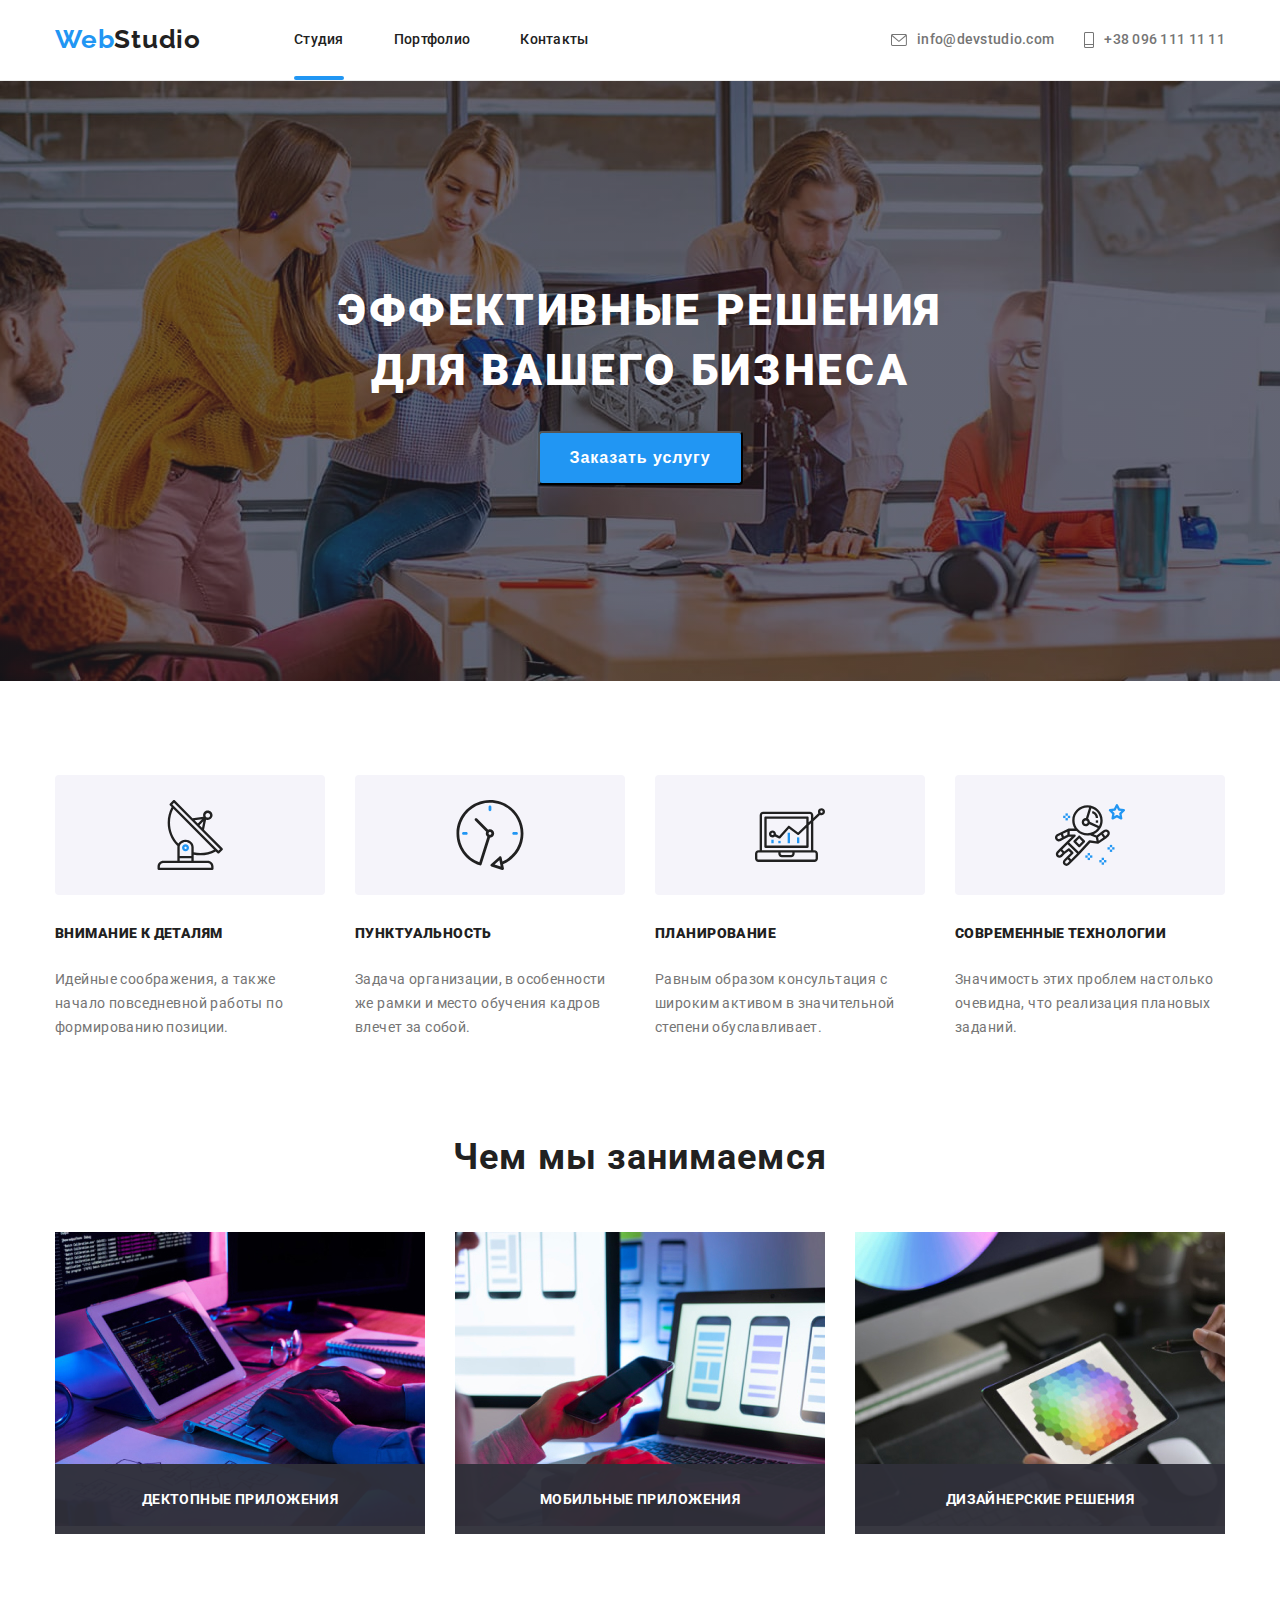
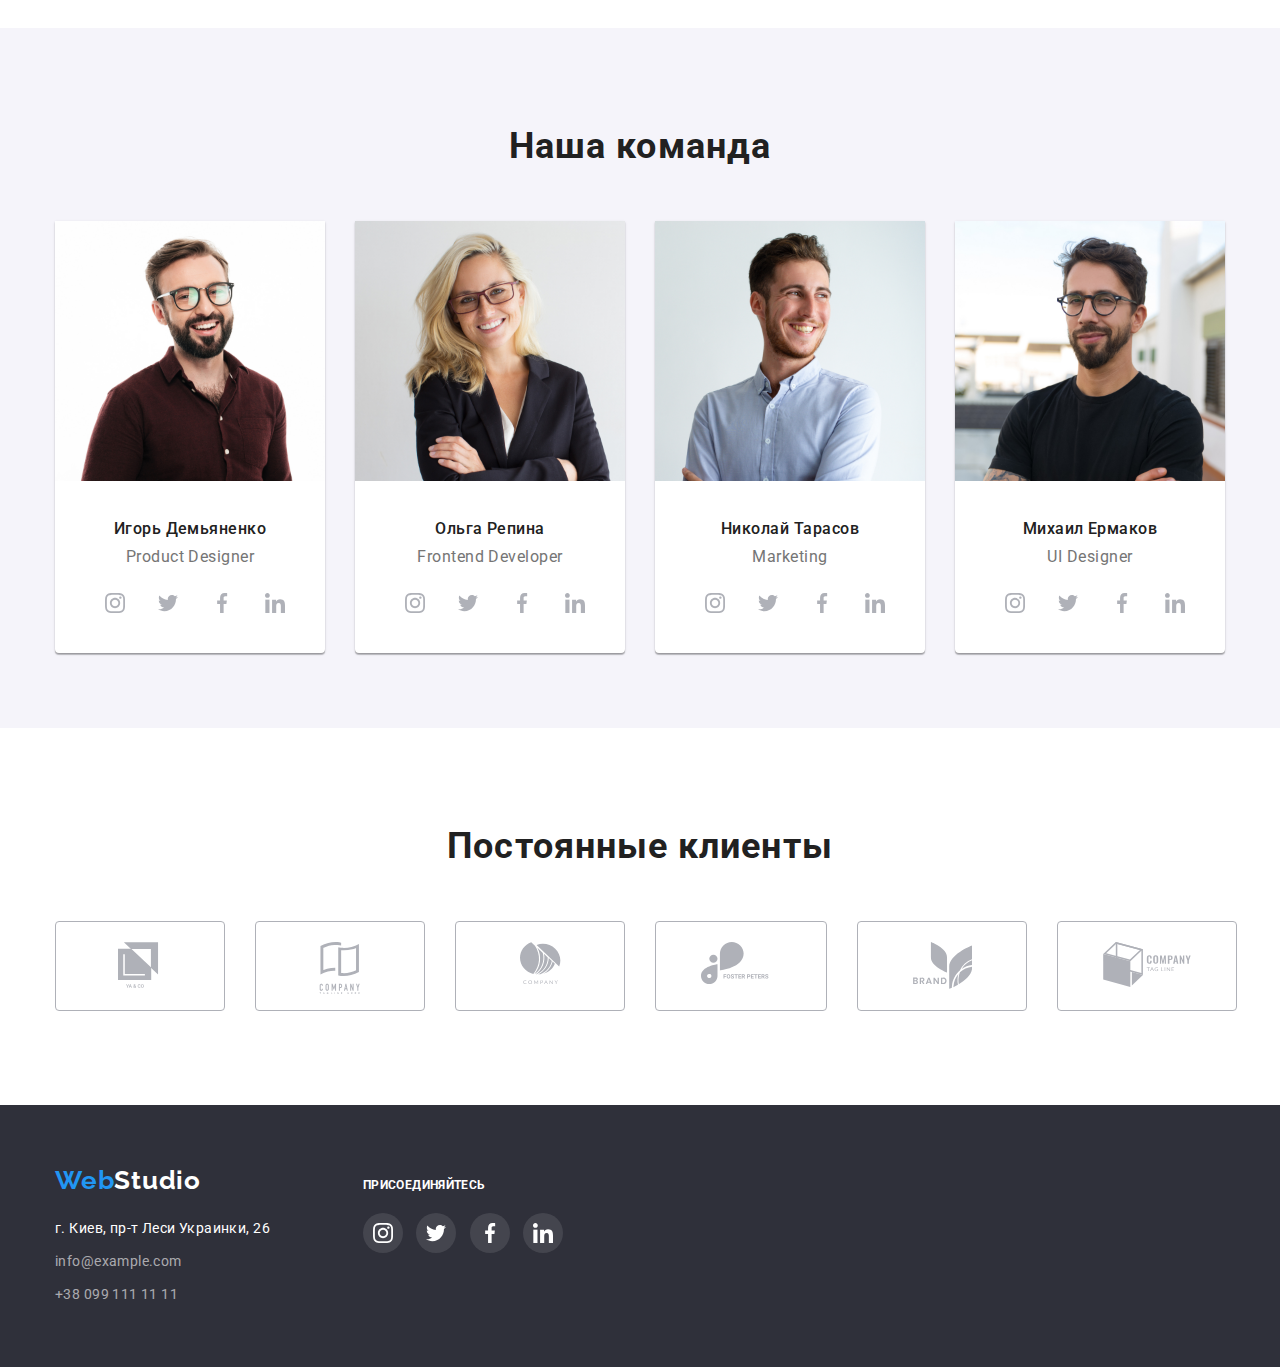
<file: index.html>
<!DOCTYPE html>
<html lang="ru">
<head>
    <meta charset="UTF-8">
    <link rel="preconnect" href="https://fonts.gstatic.com">
    <link href="https://fonts.googleapis.com/css2?family=Raleway:wght@700&family=Roboto:wght@400;500;700;900&display=swap" rel="stylesheet">   
    <meta name="viewport" content="width=device-width, initial-scale=1.0">
    <link rel="stylesheet" href="https://cdnjs.cloudflare.com/ajax/libs/modern-normalize/1.0.0/modern-normalize.min.css" integrity="sha512-ISS7cAi1PEhQ8jnbJpJZMd29NlhNj4AWYyLOSp2CE/CsHxTCu+r+t0D2yoJudVrd0/8fTVPUVDzY5Tvli75u/g==" crossorigin="anonymous" /> 
    <link rel="stylesheet" href="./css/main.css">
    <link rel="stylesheet" href="./css/portfolio.css">
    <title>WebStudio</title>
</head>
<body>
    
    <!-- Header - Navigation -->
    <header class="header">
        <div class="container main-nav">
        <nav class="nav">
            <div class="full-logo">
                <a href="./index.html" class="logo list"> 
                <span class="logo-web">Web</span>Studio 
                </a>
            </div>
            <ul class="nav-list list">
                <li class="item"><a href="./index.html" class="link list position current">Студия</a> </li>
                <li class="item"><a href="./portfolio.html" class="link list">Портфолио</a> </li>
                <li class="item"><a href="./index.html" class="link list">Контакты</a> </li>
            </ul>        
        </nav>
        <div class="top-icons">
            <ul class="nav-address list">
               
                <li class="item-icon-mail">
                    <a href="mailto:info@devstudio.com" class="nav-icons link list"> 
                    <svg class="nav-icons-mail" width="16px" height="12px">
                    <use href="./images/icons.svg#icon-mail"></use>
                    </svg>
                    info@devstudio.com</a>
                    
                </li>
            
                <li class="item-icon-phone">
                
                <a href="tel:0961111111" class="nav-icons link list">
                    <svg class="nav-icons-phone" width="10px" height="16px">
                    <use href="./images/icons.svg#icon-phone"></use>
                    </svg>
                    +38 096 111 11 11</a> 
                </li>
            </ul>
        </div>
        </div>
    </header>
<main>
   
    <!-- hero -->
    <section class="hero">
        <h1 class="hero-title">ЭФФЕКТИВНЫЕ РЕШЕНИЯ<br>ДЛЯ ВАШЕГО БИЗНЕСА</h1>
        <button class="button list" data-modal-open>Заказать услугу</button>
    </section>
   
    <!-- features -->
    <section class="section">
        <div class="container">
            <h2 class="section-title-none">Особенности</h2>
            <ul class="features-list list">
            
                <li>
                    <div class="features-block">  
                        <svg width="70px" height="70px">
                        <use href="./images/icons.svg#icon-antenna"></use>
                        </svg>
                    </div> 
                <h3 class="section-secondtitle">Внимание к деталям</h3>
                <p class="section-description">Идейные соображения, а также начало повседневной работы по формированию позиции.</p>
                </li>
            
                <li>
                    <div class="features-block">
                        <svg width="70px" height="70px">
                        <use href="./images/icons.svg#icon-clock"></use>
                        </svg>
                    </div>
                <h3 class="section-secondtitle">Пунктуальность</h3>
                <p class="section-description">Задача организации, в особенности же рамки и место обучения кадров влечет за собой.</p>
            </li>
            
            <li>
                <div class="features-block">
                    <svg width="70px" height="70px">
                    <use href="./images/icons.svg#icon-diagram"></use>
                    </svg>
                </div>
                <h3 class="section-secondtitle">Планирование</h3>
                <p class="section-description">Равным образом консультация с широким активом в значительной степени обуславливает.</p>
            </li>
            <li>
                <div class="features-block">
                    <svg width="70px" height="70px">
                    <use href="./images/icons.svg#icon-astronaut"></use>
                    </svg>
                </div>
                <h3 class="section-secondtitle">Современные технологии</h3>
                <p class="section-description">Значимость этих проблем настолько очевидна, что реализация плановых заданий.</p>
            </li>
            </ul>
        </div>
    </section>
<!-- works -->
    <section class="section-works">
        <div class="container">
            <h2 class="section-title">Чем мы занимаемся</h2>
            <ul class="works-list list">
                <li>
                <div class="position">
                    <img src="./images/img1.jpg" alt="Programming" width="370">
                    <div class="works-text">
                        <p class="works-text">ДЕКТОПНЫЕ ПРИЛОЖЕНИЯ</p>
                    </div>
                    </div>
                </li>

                <li>
                    <div class="position">
                    <img src="./images/img2.jpg" alt="Mobile Aps" width="370">
                    <div class="works-text">
                        <p class="works-text">МОБИЛЬНЫЕ ПРИЛОЖЕНИЯ</p>
                    </div>
                    </div>
                </li>
                
                <li>
                    <div class="position">
                    <img src="./images/img3.jpg" alt="Deign" width="370">
                    <div class="works-text">
                        <p class="works-text">ДИЗАЙНЕРСКИЕ РЕШЕНИЯ</p>
                    </div>
                    </div>
                </li>
            </ul>
        </div>
    </section>
<!-- team -->
    <section class="section-team">
      <div class="container">
        <h2 class="section-title">Наша команда</h2>
        <ul class="team-list list">
          
            <li class="team-bg">
                <img src="./images/igor.jpg" alt="Сотрудник Игорь Демьяненко" width="270">
            <h3 class="team-title">Игорь Демьяненко</h3>
            <p class="team-description">Product Designer</p>
            <ul class="team-social list">
                <li class="team-icons">
                    <a href="./index.html" class="social-box">
                    <svg class="instagram" width="20px" height="20px">
                    <use href="./images/icons.svg#icon-instagram"></use>
                    </svg></a>
                </li>
                <li class="team-icons">
                    <a href="" class="social-box">
                    <svg  class="twitter" width="20px" height="20px">
                    <use href="./images/icons.svg#icon-twitter"></use>
                    </svg></a>
                </li>
                <li class="team-icons">
                    <a href="" class="social-box">
                    <svg class="facebook" width="20px" height="20px">
                    <use href="./images/icons.svg#icon-facebook"></use>
                    </svg></a>
                </li>
                <li class="team-icons">
                    <a href="" class="social-box">
                    <svg class="linkedin" width="20px" height="20px">
                    <use href="./images/icons.svg#icon-linkedin"></use>
                    </svg></a>
                </li>
            </ul>
            </li>
          
          
            <li class="team-bg"><img src="./images/olga.jpg" alt="Сотрудник Ольга Репина" width="270">
            <h3 class="team-title">Ольга Репина</h3>
            <p class="team-description">Frontend Developer</p>
            <ul class="team-social list">
                <li class="team-icons">
                    <a href="./index.html" class="social-box">
                    <svg class="instagram" width="20px" height="20px">
                    <use href="./images/icons.svg#icon-instagram"></use>
                    </svg></a>
                </li>
                <li class="team-icons">
                    <a href="" class="social-box">
                    <svg  class="twitter" width="20px" height="20px">
                    <use href="./images/icons.svg#icon-twitter"></use>
                    </svg></a>
                </li>
                <li class="team-icons">
                    <a href="" class="social-box">
                    <svg class="facebook" width="20px" height="20px">
                    <use href="./images/icons.svg#icon-facebook"></use>
                    </svg></a>
                </li>
                <li class="team-icons">
                    <a href="" class="social-box">
                    <svg class="linkedin" width="20px" height="20px">
                    <use href="./images/icons.svg#icon-linkedin"></use>
                    </svg></a>
                </li>
            </ul>
            </li>
            
           
            <li class="team-bg"><img src="./images/nikolay.jpg" alt="Сотрудник Николай Тарасов" width="270">
            <h3 class="team-title">Николай Тарасов</h3>
            <p class="team-description">Marketing</p>
            <ul class="team-social list">
                <li class="team-icons">
                    <a href="./index.html" class="social-box">
                    <svg class="instagram" width="20px" height="20px">
                    <use href="./images/icons.svg#icon-instagram"></use>
                    </svg></a>
                </li>
                <li class="team-icons">
                    <a href="" class="social-box">
                    <svg  class="twitter" width="20px" height="20px">
                    <use href="./images/icons.svg#icon-twitter"></use>
                    </svg></a>
                </li>
                <li class="team-icons">
                    <a href="" class="social-box">
                    <svg class="facebook" width="20px" height="20px">
                    <use href="./images/icons.svg#icon-facebook"></use>
                    </svg></a>
                </li>
                <li class="team-icons">
                    <a href="" class="social-box">
                    <svg class="linkedin" width="20px" height="20px">
                    <use href="./images/icons.svg#icon-linkedin"></use>
                    </svg></a>
                </li>
            </ul>
            </li>
            
            
            <li class="team-bg"><img src="./images/michael.jpg" alt="Сотрудник Михаил Ермаков" width="270">
            <h3 class="team-title">Михаил Ермаков</h3>
            <p class="team-description">UI Designer</p>
            <ul class="team-social list">
                <li class="team-icons">
                    <a href="./index.html" class="social-box">
                    <svg class="instagram" width="20px" height="20px">
                    <use href="./images/icons.svg#icon-instagram"></use>
                    </svg></a>
                </li>
                <li class="team-icons">
                    <a href="" class="social-box">
                    <svg  class="twitter" width="20px" height="20px">
                    <use href="./images/icons.svg#icon-twitter"></use>
                    </svg></a>
                </li>
                <li class="team-icons">
                    <a href="" class="social-box">
                    <svg class="facebook" width="20px" height="20px">
                    <use href="./images/icons.svg#icon-facebook"></use>
                    </svg></a>
                </li>
                <li class="team-icons">
                    <a href="" class="social-box">
                    <svg class="linkedin" width="20px" height="20px">
                    <use href="./images/icons.svg#icon-linkedin"></use>
                    </svg></a>
                </li>
            </ul>
            </li>
            
        </ul>
      </div>
    </section>
<!-- clients -->
<section class="section">
    <div class="container">
        <h2 class="section-title">Постоянные клиенты</h2>
        <ul class="clients-main list">
            <li>
                <a href="" class="a-client">
                    <svg class="client" width="44.27px" height="49.23px">
                    <use href="./images/icons.svg#icon-client1"></use>
                    </svg> 
                </a>
            </li>
            <li>
                <a href="" class="a-client">
                <svg class="client" width="44px" height="52px">
                <use href="./images/icons.svg#icon-client2"></use>
                </svg> 
            </a></li>
            <li>
                <a href="" class="a-client">
                    <svg class="client" width="41px" height="42.6px">
                    <use href="./images/icons.svg#icon-client3"></use>
                    </svg> 
                </a>
            </li>
            <li>
                <a href="" class="a-client">
                    <svg class="client" width="80px" height="43px">
                    <use href="./images/icons.svg#icon-client4"></use>
                    </svg> 
                </a>
            </li>
            <li>
                <a href="" class="a-client">
                    <svg class="client" width="59px" height="47px">
                    <use href="./images/icons.svg#icon-client5"></use>
                    </svg> 
                </a>
            </li>
            <li>
                <a href="" class="a-client">
                    <svg class="client" width="88.48px" height="45.44px">
                    <use href="./images/icons.svg#icon-client6"></use>
                    </svg> 
                </a>
            </li>
        </ul>
    </div>
</section>
 <!-- modal -->
 <div class="backdrop is-hidden" data-modal>
    <div class="modal">
        <button data-modal-close>X</button>
    </div>
</div>
</main>
<!-- Footer -->
<footer class="section-footer">
    <div class="container">
       <div class="footer-block">
        <div class="full-logo">
        <a href="/index.html" class="logo list"><span class="logo-web">Web</span>Studio</a>
        <ul class="footer-list list">
        <li class="footer-items">г. Киев, пр-т Леси Украинки, 26</li>
        <li class="footer-items"><a href="mailto:info@example.com" class="footer-link list">info@example.com</a></li>
        <li class="footer-items"><a href="tel:+380991111111" class="footer-link list">+38 099 111 11 11</a></li>
        </ul>
        </div>
       
       
        <div class="footer-part">
            <h3 class="footer-social-title">ПРИСОЕДИНЯЙТЕСЬ</h3>
        <ul class="list">
            
            <li class="footer-icons">
            <a href="./index.html" class="social-footer">
            <svg class="instagram" width="20px" height="20px">
            <use href="./images/icons.svg#icon-instagram"></use>
            </svg></a>
        </li>
        <li class="footer-icons">
            <a href="" class="social-footer">
            <svg  class="twitter" width="20px" height="20px">
            <use href="./images/icons.svg#icon-twitter"></use>
            </svg></a>
        </li>
        <li class="footer-icons">
            <a href="" class="social-footer">
            <svg class="facebook" width="20px" height="20px">
            <use href="./images/icons.svg#icon-facebook"></use>
            </svg></a>
        </li>
        <li class="footer-icons">
            <a href="" class="social-footer">
            <svg class="linkedin" width="20px" height="20px">
            <use href="./images/icons.svg#icon-linkedin"></use>
            </svg></a>
        </li>
    </ul>
    </div>
    </div>
</div>
</footer>
<script src="./js/modal.js"></script>
</body>
</html>
</file>
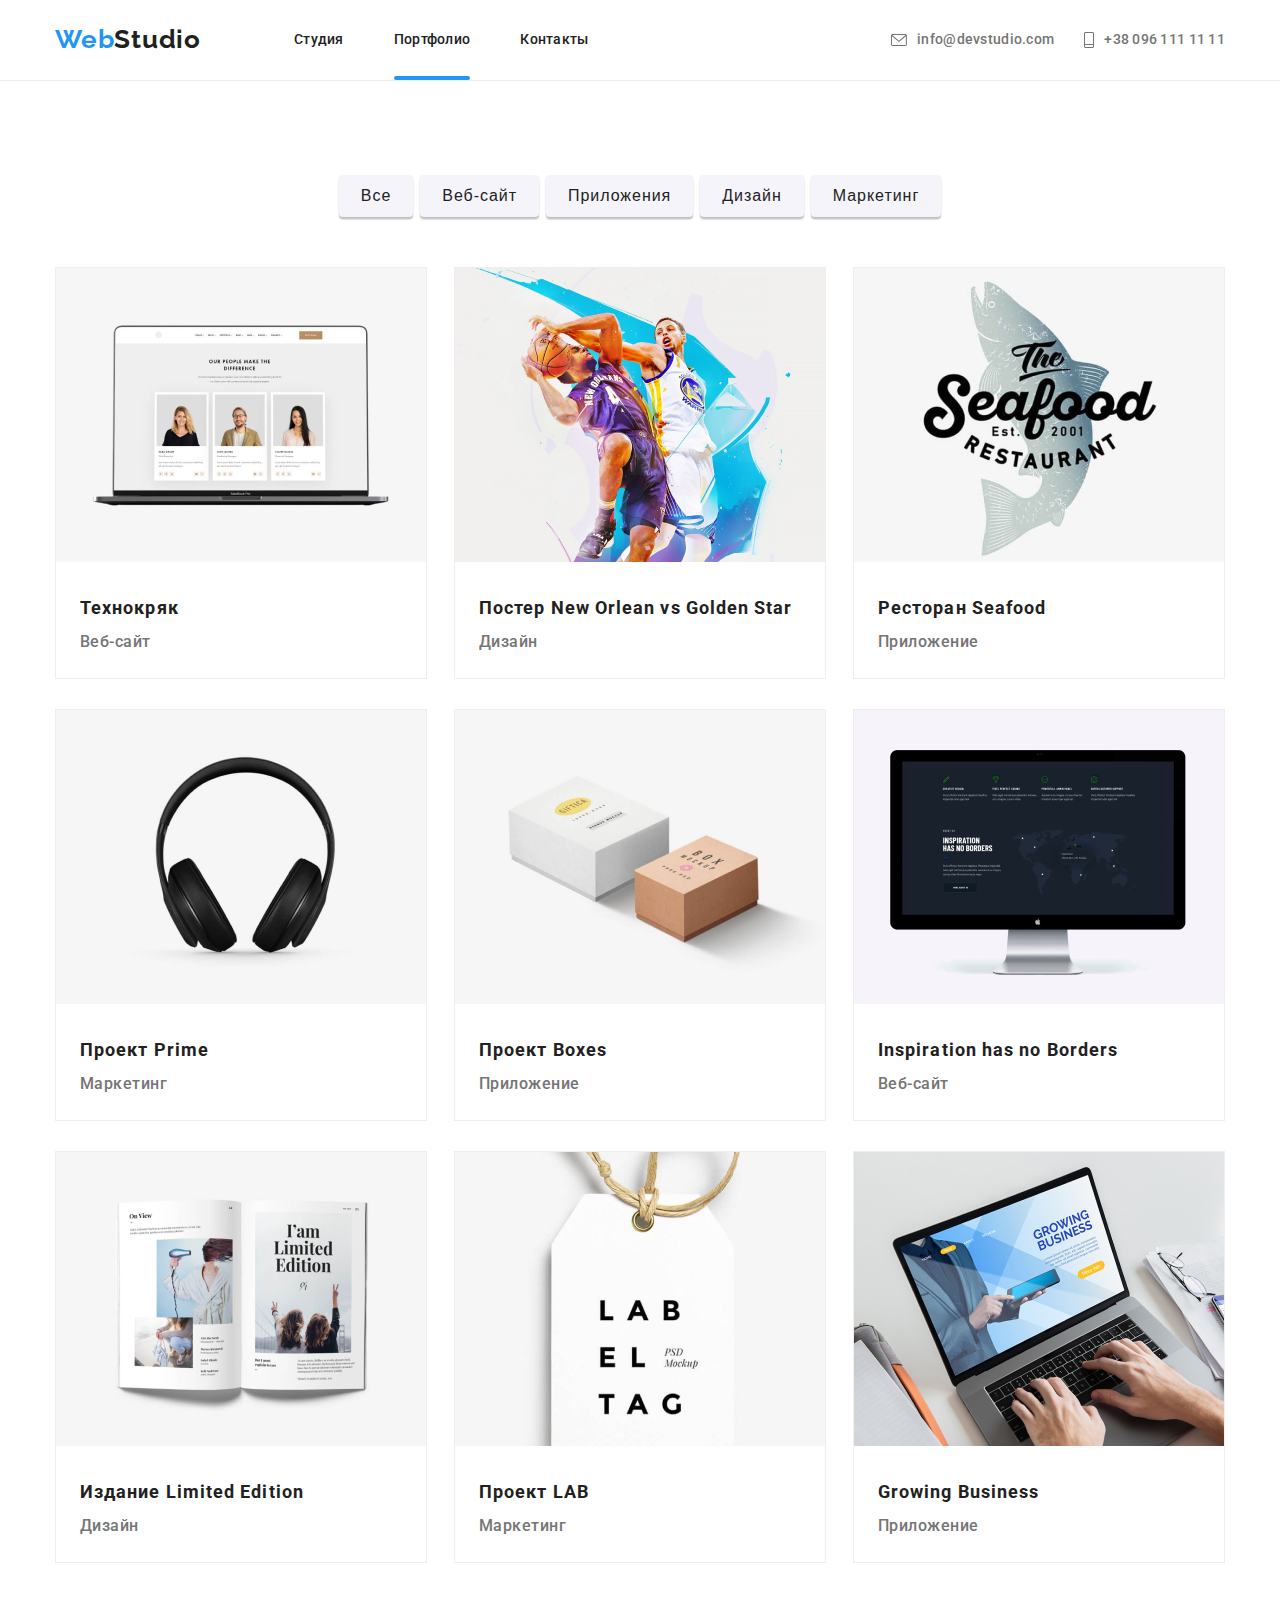
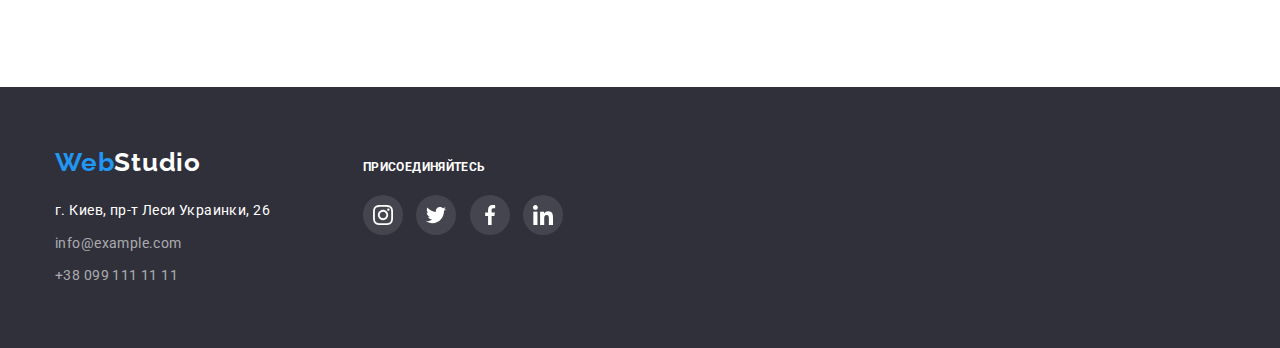
<file: portfolio.html>
<!DOCTYPE html>
<html lang="ru">
<head>
    <meta charset="UTF-8">
    <link rel="preconnect" href="https://fonts.gstatic.com">
    <link href="https://fonts.googleapis.com/css2?family=Raleway:wght@700&family=Roboto:wght@400;500;700;900&display=swap" rel="stylesheet">   
    <meta name="viewport" content="width=device-width, initial-scale=1.0">
    <link rel="stylesheet" href="https://cdnjs.cloudflare.com/ajax/libs/modern-normalize/1.0.0/modern-normalize.min.css" integrity="sha512-ISS7cAi1PEhQ8jnbJpJZMd29NlhNj4AWYyLOSp2CE/CsHxTCu+r+t0D2yoJudVrd0/8fTVPUVDzY5Tvli75u/g==" crossorigin="anonymous" /> 
    <link rel="stylesheet" href="./css/main.css">
    <link rel="stylesheet" href="./css/portfolio.css">
    <title>WebStudio</title>
</head>
<body>
   <!-- Header - Navigation -->
   <header class="header">
    <div class="container main-nav">
    <nav class="nav">
        <div class="full-logo">
            <a href="./index.html" class="logo list"> 
            <span class="logo-web">Web</span>Studio 
            </a>
        </div>
        <ul class="nav-list list">
            <li class="item"><a href="./index.html" class="link list">Студия</a> </li>
            <li class="item"><a href="./portfolio.html" class="link list position current">Портфолио</a> </li>
            <li class="item"><a href="./index.html" class="link list">Контакты</a> </li>
        </ul>         
    </nav>
    <div class="top-icons">
        <ul class="nav-address list">
           
            <li class="item-icon-mail">
                <a href="mailto:info@devstudio.com" class="nav-icons link list"> 
                <svg class="nav-icons-mail" width="16px" height="12px">
                <use href="./images/icons.svg#icon-mail"></use>
                </svg>
                info@devstudio.com</a>
                
            </li>
        
            <li class="item-icon-phone">
            
            <a href="tel:0961111111" class="nav-icons link list">
                <svg class="nav-icons-phone" width="10px" height="16px">
                <use href="./images/icons.svg#icon-phone"></use>
                </svg>
                +38 096 111 11 11</a> 
            </li>
        </ul>
    </div>
    </div>
</header>

<main>
    <!-- portfolio tipes -->
    <section class="section">
    <div class="container">
        <ul class="portfolio-list list">
            <li class="item"><button class="filter-button">Все</button></li>
            <li class="item"><button class="filter-button">Веб-сайт</button></li>
            <li class="item"><button class="filter-button">Приложения</button></li>
            <li class="item"><button class="filter-button">Дизайн</button></li>
            <li class="item"><button class="filter-button">Маркетинг</button></li>
        </ul>
    <!-- portfilio -->
         <ul class="portfolio list">
         <li class="portfolio-items">
            <a href="" class="portfolio-box list">
                <div class="position">
                    <img src="./images/portfilio/technokryak.jpg" width="370" alt="Мокап с ноутбуком">
                    <div class="overlay">
                    <p class="portfolio-text">Технокряк это современная площадка 
                            распространения коронавируса. Компании используют эту платформу 
                            для цифрового шпионажа и атак на защищённые сервера конкурентов.
                    </p>
                    </div>
                </div>
                <div class="portfolio-td">
                    <h3 class="portfolio-title">Технокряк</h3>
                    <p class="portfolio-description">Веб-сайт</p>
                </div>            
                            
            </a>
        
        </li>
        <li class="portfolio-items">
            <a href="" class="portfolio-box list">  
                <div class="position">             
                    <img src="./images/portfilio/poster-new-orlean.jpg" width="370" alt="Постер New Orlean">              
                    <div class="overlay">
                        <p class="portfolio-text">Технокряк это современная площадка 
                            распространения коронавируса. Компании используют эту платформу 
                            для цифрового шпионажа и атак на защищённые сервера конкурентов.
                        </p>
                        </div>
                    </div>
                    <div class="portfolio-td">
                    <h3 class="portfolio-title">Постер New Orlean vs Golden Star</h3>
                    <p class="portfolio-description">Дизайн</p>
                </div>
            </a>
            
        </li>
        <li class="portfolio-items">            
            <a href="" class="portfolio-box list">   
                <div class="position">            
                <img src="./images/portfilio/seafood.jpg" width="370" alt="постер ресторана">               
                <div class="overlay">
                        <p class="portfolio-text">Технокряк это современная площадка 
                            распространения коронавируса. Компании используют эту платформу 
                            для цифрового шпионажа и атак на защищённые сервера конкурентов.
                        </p>
                        </div>
                    </div>
                <div class="portfolio-td">
                    <h3 class="portfolio-title">Ресторан Seafood</h3>
                    <p class="portfolio-description">Приложение</p>
                </div>
            </a>
            
        </li>
        <li class="portfolio-items">
            <a href="" class="portfolio-box list">  
                <div class="position">      
                <img src="./images/portfilio/prime.jpg" width="370" alt="Наушники">
                <div class="overlay">
                    <p class="portfolio-text">Технокряк это современная площадка 
                        распространения коронавируса. Компании используют эту платформу 
                        для цифрового шпионажа и атак на защищённые сервера конкурентов.
                    </p>
                    </div>
                </div>
                <div class="portfolio-td">
                    <h3 class="portfolio-title">Проект Prime</h3>
                    <p class="portfolio-description">Маркетинг</p>
                </div>
            </a>
            
        </li>
        <li class="portfolio-items">
            <a href="" class="portfolio-box list">
                <div class="position"> 
                <img src="./images/portfilio/boxes.jpg" width="370" alt="коробки">
                <div class="overlay">
                    <p class="portfolio-text">Технокряк это современная площадка 
                        распространения коронавируса. Компании используют эту платформу 
                        для цифрового шпионажа и атак на защищённые сервера конкурентов.
                    </p>
                    </div>
                </div>
                <div class="portfolio-td">
                    <h3 class="portfolio-title">Проект Boxes</h3>
                    <p class="portfolio-description">Приложение</p>
                </div>
            </a>
        </li>
        <li class="portfolio-items">
            <a href="" class="portfolio-box list">
                <div class="position"> 
                <img src="./images/portfilio/inspiration.jpg" width="370" alt="Моноблок">
                <div class="overlay">
                    <p class="portfolio-text">Технокряк это современная площадка 
                        распространения коронавируса. Компании используют эту платформу 
                        для цифрового шпионажа и атак на защищённые сервера конкурентов.
                    </p>
                    </div>
                </div>
                <div class="portfolio-td">
                    <h3 class="portfolio-title">Inspiration has no Borders</h3>
                    <p class="portfolio-description">Веб-сайт</p>
                </div>
            </a>
        </li>
        <li class="portfolio-items">
            <a href="" class="portfolio-box list">
                <div class="position"> 
                <img src="./images/portfilio/limited-edition.jpg" width="370" alt="журнал">
                <div class="overlay">
                    <p class="portfolio-text">Технокряк это современная площадка 
                        распространения коронавируса. Компании используют эту платформу 
                        для цифрового шпионажа и атак на защищённые сервера конкурентов.
                    </p>
                    </div>
                </div>
                <div class="portfolio-td">
                    <h3 class="portfolio-title">Издание Limited Edition</h3>
                    <p class="portfolio-description">Дизайн</p>
                </div>
            </a>
        </li>
        <li class="portfolio-items">
            <a href="" class="portfolio-box list">
                <div class="position"> 
                <img src="./images/portfilio/lab.jpg" width="370" alt="бирка с лого">
                <div class="overlay">
                    <p class="portfolio-text">Технокряк это современная площадка 
                        распространения коронавируса. Компании используют эту платформу 
                        для цифрового шпионажа и атак на защищённые сервера конкурентов.
                    </p>
                    </div>
                </div>
                <div class="portfolio-td">
                    <h3 class="portfolio-title">Проект LAB</h3>
                    <p class="portfolio-description">Маркетинг</p>
               </div>
            </a>
        </li>
        <li class="portfolio-items">
            <a href="" class="portfolio-box list">
                <div class="position"> 
                <img src="./images/portfilio/growing.jpg" width="370" alt="ноутбук">
                <div class="overlay">
                    <p class="portfolio-text">Технокряк это современная площадка 
                        распространения коронавируса. Компании используют эту платформу 
                        для цифрового шпионажа и атак на защищённые сервера конкурентов.
                    </p>
                    </div>
                </div>
                <div class="portfolio-td">
                    <h3 class="portfolio-title">Growing Business</h3>
                    <p class="portfolio-description">Приложение</p>
                </div>
            </a>
        </li>
    </ul>
        </div>
    </section>
    
   
</main>
<!-- Footer -->
<footer class="section-footer">
    <div class="container">
       <div class="footer-block">
        <div class="full-logo">
        <a href="/index.html" class="logo list"><span class="logo-web">Web</span>Studio</a>
        <ul class="footer-list list">
        <li class="footer-items">г. Киев, пр-т Леси Украинки, 26</li>
        <li class="footer-items"><a href="mailto:info@example.com" class="footer-link list">info@example.com</a></li>
        <li class="footer-items"><a href="tel:+380991111111" class="footer-link list">+38 099 111 11 11</a></li>
        </ul>
        </div>
       
       
        <div class="footer-part">
            <h3 class="footer-social-title">ПРИСОЕДИНЯЙТЕСЬ</h3>
        <ul class="list">
            
            <li class="footer-icons">
            <a href="./index.html" class="social-footer">
            <svg class="instagram" width="20px" height="20px">
            <use href="./images/icons.svg#icon-instagram"></use>
            </svg></a>
        </li>
        <li class="footer-icons">
            <a href="" class="social-footer">
            <svg  class="twitter" width="20px" height="20px">
            <use href="./images/icons.svg#icon-twitter"></use>
            </svg></a>
        </li>
        <li class="footer-icons">
            <a href="" class="social-footer">
            <svg class="facebook" width="20px" height="20px">
            <use href="./images/icons.svg#icon-facebook"></use>
            </svg></a>
        </li>
        <li class="footer-icons">
            <a href="" class="social-footer">
            <svg class="linkedin" width="20px" height="20px">
            <use href="./images/icons.svg#icon-linkedin"></use>
            </svg></a>
        </li>
    </ul>
    </div>
    </div>
</div>
</footer>
</body>
</html>
</file>
<file: css/main.css>
html{
    box-sizing: border-box;
}
*,
*::before,
*::after{
    box-sizing: inherit;
}
:focus{
    border: 0.25px solid var(--active-color); outline: none;
}
:root{
    --main-color: #212121;
    --secondary-color: #757575;
    --active-color: #2196F3;
    --address-color: rgba(255,255,255,0.6);
    --icons-bg: #F5F4FA;
    --icon-main-color: #AFB1B8;
    --footer-icons-bg: rgba(255, 255, 255, 0.1);
}

.list{
    margin: 0;
    padding: 0;
}

body{
    color: var(--main-color);
    background-color: #ffffff;
    font-family: Roboto, sans-serif;
    font-size: 14px;
    line-height: 1.71;
    letter-spacing: 0.03em;

    margin: 0;

}

.list{
    list-style: none;
    text-decoration: none;

    padding: 0px;
    margin: 0px;
}
/* main nav */
.main-nav{
    display: flex;
    align-items: center;
}
/* Container */
.container{
    width: 1200px;
    margin-left: auto;
    margin-right: auto;
    padding: 0px 15px;
    margin-bottom: 0px;
    
}
.header{
    border-bottom: 1px solid #ECECEC;
}


/* logo */

.logo{
    color: var(--main-colorr);
    font-family: Raleway, cursive;
    font-weight: 700;
    font-size: 26px;
    line-height: 1.2;
    letter-spacing: 0.03em;

}
.logo:focus{
    color: var(--active-color);
}

.logo-web{
    color: var(--active-color)
}

.full-logo{
    margin-right: 93px;
}
/* navigation */

.nav{
    display: flex;
    align-items: center;
}
.nav-list{
    display: flex;
}

.nav-list .item + .item{
    margin-left: 50px;    
}
.nav-list .link{
    display: block;
    color: var(--main-color);
    font-family: Roboto;
    font-weight: 500;
    font-size: 14px;
    line-height: 1.14;
    letter-spacing: 0.02em;

    padding-top: 32px;
    padding-bottom: 32px;

    transition: color 250ms cubic-bezier(0.4, 0, 0.2, 1);
}

.nav-list .link:hover, 
.nav-list .link:focus{
    color: var(--active-color);
}
.top-icons{
    display: flex;
    align-items: center;
    margin-left: auto;
}
.nav-address{
    display: flex;
    align-items: center;
    font-family: Roboto;
    font-weight: 500;
    font-size: 14px;
    line-height: 1.14;
    letter-spacing: 0.02em;
    margin-left: auto;
    color: var(--secondary-color);

    transition: color 250ms cubic-bezier(0.4, 0, 0.2, 1);
}

.nav-address .item + .item{
    margin-left: 50px;
}
.nav-address .link{
    color: var(--secondary-color);
}
.nav-address .link:hover,
.nav-address .link:focus{
    color: var(--active-color);
}

/* position */



.position {
    position: relative;
}

.current {
    color: var(--active-color);
}

.current::after {
    position: absolute;
    bottom: 0;
  
    content: '';
    display: block;
  
    background-color: var(--active-color);
  
    width: 100%;
    height: 4px;
    border-radius: 2px;
}
  
/* header icons */

.nav-icons{
    display: flex;
    align-items: center;
    fill: var(--secondary-color);
    transition: color 250ms cubic-bezier(0.4, 0, 0.2, 1);
}
.nav-icons-mail{
    fill: currentColor;
    margin-right: 10px;
}

.nav-icons-mail:hover{
    fill: var(--active-color);
}

.nav-icons-phone{
    fill: currentColor;
    margin-right: 10px;    
}

.nav-icons-phone:hover{
    fill: var(--active-color);
}
.item-icon-mail{
    margin-right: 30px;   
}



.item-icon-phone:hover{
    color: var(--active-color);
}


/* hero */
.hero{
    text-align: center;
    padding-bottom: 94px;
    max-width: 1600px;
    height: 600px;
    margin-left: auto;
    margin-right: auto;
    
    background-image: linear-gradient( to right,rgba(47, 48, 58, 0.4), 
    rgba(47, 48, 58, 0.4) ),
    url(..//images/hero.jpg);
    background-color: #C4C4C4;
    background-size: cover;
    background-position: center;

}
.hero-title{
    font-weight: 900;
    font-size: 44px;
    line-height: 1.36;
    text-align: center;
    letter-spacing: 0.06em;
    color: #ffffff;
    margin-top: 0px;
    margin-bottom: 30px;

    padding-top: 200px;
    }

.button {
    display: inline-block ;
    font-weight: 700;
    font-size: 16px;
    line-height: 1.87;
    text-align: center;
    background-color: var(--active-color);
    color: #ffffff;
    letter-spacing: 0.06em;

    min-width: 200px;
    border-radius: 4px;
    padding: 10px 30px 10px 30px;
    }


/* Section */
.section{
    padding-top: 94px;
    padding-bottom: 94px;
}

.section-works{
    padding-top: 0px;
    padding-bottom: 94px;
}

.section-team{
    height: 700px;
    background-color: var(--icons-bg);
    padding-top: 94px;
    padding-bottom: 94px;
}





/* features */

.features-list{
    display: flex;
    justify-content: space-between;
}
.section-title-none{
    display: none;
    margin: 0px;
}

.section-title{
    
    font-weight: 700;
    font-size: 36px;
    line-height: 1.36;
    text-align: center;
    letter-spacing: 0.03em;

    margin-top: 0px;
    margin-bottom: 50px;
    
}

.section-secondtitle{
    font-weight: 900;
    font-size: 14px;
    line-height: 16px;
    letter-spacing: 0.03em;
    text-transform: uppercase;

    margin-top: 0px;
    margin-bottom: 26px;

    }


.section-description{
    font-weight: 400;
    font-size: 14px;
    line-height: 24px;
    color:var(--secondary-color);
    max-width: 270px;
    margin-top: 0px;
    margin-bottom: 0px;
    }
    
.features-block{
    display: inline-flex;
    justify-content: center;
    width: 270px;
    height: 120px;
    background-color: var(--icons-bg);
    border-radius: 4px;
    margin-bottom: 30px;
    align-items: center;
}




/* works */
.works-list{
    display: flex;
    justify-content: space-between;
}

.works-text {
    position: absolute;
    bottom: 0;
    right: 0;
  
    color: white;
    background: rgba(47, 48, 58, 0.8);
  
    width: 370px;
    height: 70px;
  
    margin-top: 0px;
    margin-bottom: 0px;
    padding-top: 27px;
  
    font-style: normal;
    font-weight: bold;
    font-size: 14px;
    line-height: 16px;
    text-align: center;
    letter-spacing: 0.03em;
    text-transform: uppercase;
  }
/* team */


.team-list{
    display: flex;
    justify-content: space-between;
    text-align: center;
}
.team-bg{
    background-color: #ffffff;
    padding-bottom: 30px;
    box-shadow: 0px 1px 3px rgba(0, 0, 0, 0.12), 0px 1px 1px rgba(0, 0, 0, 0.14), 0px 2px 1px rgba(0, 0, 0, 0.2);
    border-radius: 0px 0px 4px 4px; 

    
}
.team-title{
    font-weight: 500;
    font-size: 16px;
    line-height: 1.19;
    letter-spacing: 0.03em;
    color:var(--main-color);
    
    margin-top: 30px;
    margin-bottom: 10px;
}


.team-description{
    font-family: Roboto;
    font-size: 16px;
    line-height: 1.18;
    letter-spacing: 0.03em;
    color: var(--secondary-color);

    margin-top: 0px;
    margin-bottom: 16px;
}

.team-icons{
    display: inline-flex;
    margin-left: 10px;
   
}



.social-box{
    display: flex;
    align-items: center;
    justify-content: center;
    width: 40px;
    height: 40px;
    border-radius: 50%;
    margin-left: auto;
    margin-right: auto;
    fill: var(--icon-main-color);
    background-color: white;
    transition: background-color 500ms cubic-bezier(0.4, 0, 0.2, 1);

    
}

.social-box:hover{
    margin-left: auto;
    margin-right: auto;
    background-color: var(--active-color);
    fill: #ffffff;
    
}

.social-box:focus{
    background-color: var(--active-color);
    fill: #ffffff;
    outline: none;
    border: none;

}


/* clients */
.clients-main{
    display: inline-flex;
    align-items: center;
    
}




.a-client{
    display: inline-flex;
    fill: var(--icon-main-color);
    border: 1px solid #AFB1B8;
    box-sizing: border-box;
    border-radius: 4px;
    padding: 20px 45px;
    margin-right: 30px;
    min-width: 170px;
    height: 90px;
    transition: fill 250ms cubic-bezier(0.4, 0, 0.2, 1);
    
}

.client{
    margin-right: auto;
    margin-left: auto;   
    
}



.a-client:hover,
.a-client:focus{
    fill: var(--active-color);
    border: 1px solid var(--active-color);
    transition: border 250ms cubic-bezier(0.4, 0, 0.2, 1);
}



/* footer */

.section-footer .logo{
    color:#ffffff;
}

.section-footer{
    background-color: #2F303A;
    padding: 60px 0px 60px 0px;
}

.footer-block{
    display: flex;
    align-items: flex-start;
}
.footer-list{
    font-family: Roboto;
    font-size: 14px;
    line-height: 1.71;
    letter-spacing: 0.03em;
    color: #ffffff;

    margin-top: 20px;


}

.footer-link{
    color: var(--address-color);
}

.footer-items:not(:last-child) {
    margin-bottom: 9px;
}

.footer-part{
    padding-top: 12px;
    width: 206px;
    height: 80px;
    
}


.footer-social-title{
    font-weight: 700;
    font-size: 12px;
    line-height: 16px;
    letter-spacing: 0.03em;
    text-transform: uppercase;
    color: white;
    margin-bottom: 20px;
}

.footer-icons{
    display: inline-flex;
    margin-right: 10px;
}
.footer-icons:last-child{
    margin-right: 0px;
}

.social-footer{
    display: inline-flex;
    align-items: center;
    justify-content: center;
    width: 40px;
    height: 40px;
    border-radius: 50%;
    margin-left: auto;
    margin-right: auto;
    fill: white;
    background-color: var(--footer-icons-bg);
    transition: background-color 250ms cubic-bezier(0.4, 0, 0.2, 1);
}

.social-footer:hover,
.social-footer:focus{
    margin-left: auto;
    margin-right: auto;
    background-color: var(--active-color);
    fill: #ffffff;
}

/* modal */
.modal{
    position: absolute;
        
    left: 50%;
    top: 50%;
    transform: translate(-50%, -50%);

    width: 528px;
    height: 581px;

    background-color: #FFFFFF;
    box-shadow: 0px 1px 3px rgba(0, 0, 0, 0.12), 0px 1px 1px rgba(0, 0, 0, 0.14), 0px 2px 1px rgba(0, 0, 0, 0.2);
    border-radius: 4px;

    padding: 8px;

    transition: background-color 250ms cubic-bezier(0.4, 0, 0.2, 1);

}

.modal:hover{
    background-color: #AFB1B8;
    transition: background-color 250ms cubic-bezier(0.4, 0, 0.2, 1);
}

.backdrop{
    position: fixed;
    width: 100%;
    height: 100%;
    left: 0px;
    top: 0px;

    background: rgba(0, 0, 0, 0.2)
}

.backdrop.is-hidden{
    visibility: hidden;
    opacity: 0;
    pointer-events: none;
}
</file>
<file: css/portfolio.css>
.list{
    list-style: none;
    text-decoration: none;
}
h3{
    margin: 0px;
}

/* filer button */

.portfolio-list{
    display: flex;
    margin-top: 0px;
    margin-bottom: 0px;
    padding: 0px;
    justify-content: center;
    margin-bottom: 50px;
}
.filter-button{
    display: block;
    border: 0;
    font-weight: 500;
    font-size: 16px;
    line-height: 1.87;
    background-color: #F5F4FA;
    color: var(--main-color);
    letter-spacing: 0.06em;
    text-align: center;

    min-width: 73px;
    padding: 6px 22px;
    border-radius: 4px;
    box-shadow: 0px 3px 1px rgba(0, 0, 0, 0.1), 0px 1px 2px rgba(0, 0, 0, 0.08), 0px 2px 2px rgba(0, 0, 0, 0.12);
    transition: background-color 250ms cubic-bezier(0.4, 0, 0.2, 1),color 250ms cubic-bezier(0.4, 0, 0.2, 1),box-shadow 250ms cubic-bezier(0.4, 0, 0.2, 1);

}


.portfolio-list .item +.item{
    margin-left: 7px;
}

.filter-button:hover,
.filter-button:focus{
    background-color: var(--active-color);
    color: #ffffff;
    border: 0;
}
/* portfilio */
.portfolio{
    display: flex;
    flex-wrap: wrap;
    justify-content: space-between;
}
.portfolio-title{
    font-style: normal;
    font-weight: 700;
    font-size: 18px;
    line-height: 2;
    letter-spacing: 0.06em;
    color: var(--main-color);

    margin-top: 0px;
    margin-bottom: 0px;

}
.portfolio-tipes{
    font-weight: 400;
    font-size: 16px;
    line-height: 1.62;
    letter-spacing: 0.03em;
    color: var(--main-color);
    background-color: #F5F4FA;
} 


.portfolio-tipes:hover,
.portfolio-tipes:focus{
    color: #ffffff;
    background-color: var(--active-color);
}



.portfolio-description{
    font-style: normal;
    font-weight: 500;
    font-size: 16px;
    line-height: 2;
    letter-spacing: 0.03em;
    color: var(--secondary-color);

    margin-top: 0px;
    margin-bottom: 0px;
}
.portfolio-td{
    padding: 20px 24px;
}


.portfolio-items{
    display: flex;
    margin-bottom: 30px;
    border: 1px solid #EEEEEE;
    box-sizing: border-box;
} 

.portfolio-box:focus,
.portfolio-box:hover{
    border: 1px solid #EEEEEE;
    box-shadow: 0px 1px 1px rgba(0, 0, 0, 0.12),
                0px 4px 4px rgba(0, 0, 0, 0.06), 
                1px 4px 6px rgba(0, 0, 0, 0.16);
}

/* portfolio text cards */
.portfolio-text {
    position: absolute;
    top: 50%;
    left: 50%;
    transform: translate(-50%, -50%);
    color: white;
  
    width: 322px;
  
    margin-top: 0px;
    margin-bottom: 0px;
  
    font-weight: 400;
    font-size: 18px;
    line-height: 1.56;

}

.overlay {
    position: absolute;
    top: 0;
    left: 0;
  
    background-color: rgba(33, 150, 243, 0.9);
    width: 100%;
    height: 100%;
  
    transform: translateY(100%);
    transition: transform 250ms cubic-bezier(0.4, 0, 0.2, 1);
}

.position{
    overflow: hidden;
}

.portfolio-box:hover .overlay,
.portfolio-box:focus .overlay {
  transform: translateY(0);
}
</file>
